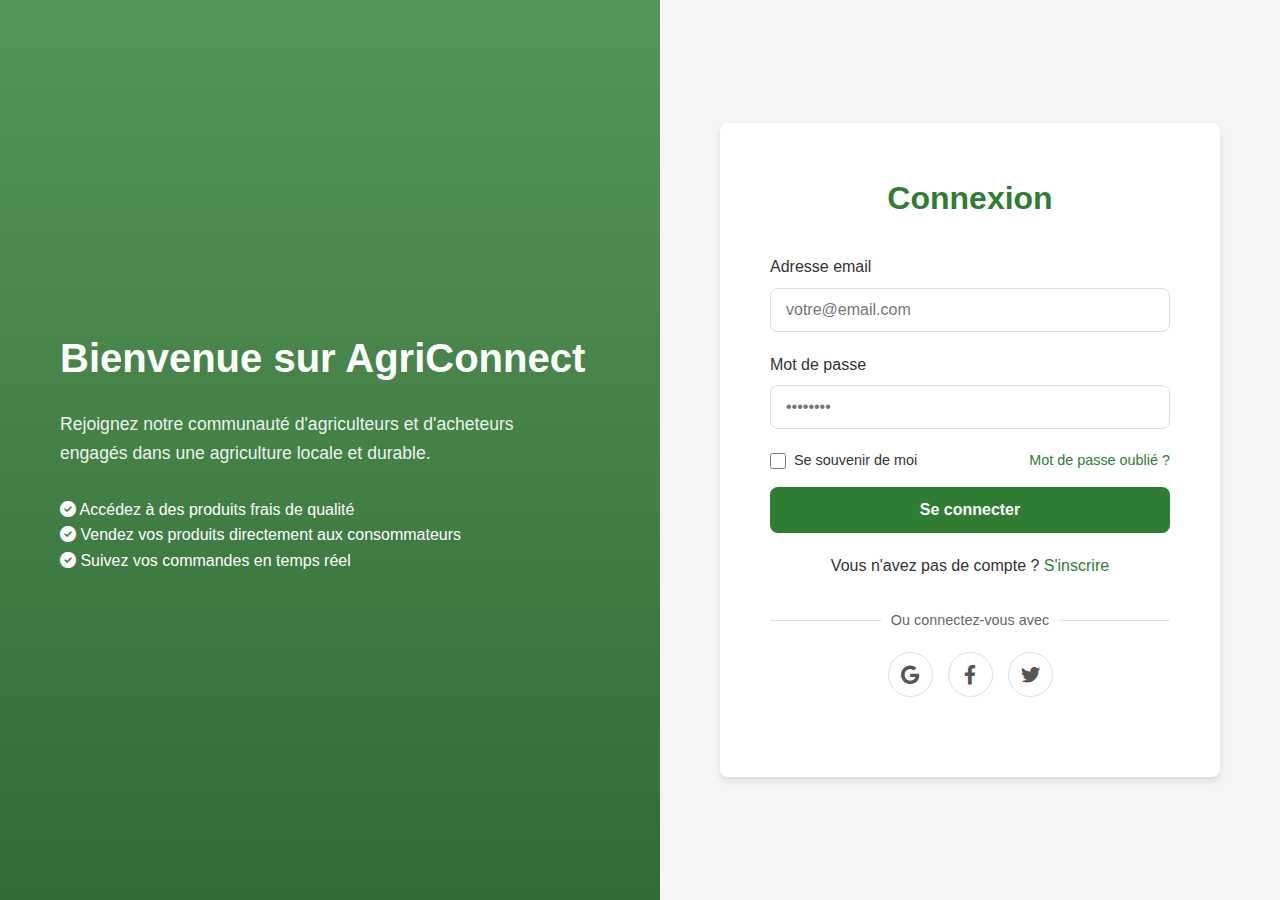
<file: connexion.html>
<!DOCTYPE html>
<html lang="fr">
<head>
    <meta charset="UTF-8">
    <meta name="viewport" content="width=device-width, initial-scale=1.0">
    <title>Connexion - AgriConnect</title>
    <link rel="stylesheet" href="https://cdnjs.cloudflare.com/ajax/libs/font-awesome/6.0.0-beta3/css/all.min.css">
    <link rel="stylesheet" href="css/style.css">
    <style>
        .auth-container {
            display: flex;
            min-height: 100vh;
            background-color: var(--light-gray);
        }
        
        .auth-illustration {
            flex: 1;
            background: linear-gradient(rgba(46, 125, 50, 0.8), rgba(27, 94, 32, 0.9)), url('https://images.unsplash.com/photo-1500382017468-9049fed747ef?ixlib=rb-1.2.1&auto=format&fit=crop&w=1950&q=80');
            background-size: cover;
            background-position: center;
            color: white;
            padding: 60px;
            display: flex;
            flex-direction: column;
            justify-content: center;
            position: relative;
            display: none;
        }
        
        .auth-illustration h2 {
            font-size: 2.5rem;
            margin-bottom: 20px;
            position: relative;
            z-index: 2;
        }
        
        .auth-illustration p {
            font-size: 1.1rem;
            margin-bottom: 30px;
            max-width: 500px;
            position: relative;
            z-index: 2;
            opacity: 0.9;
        }
        
        .auth-form-container {
            flex: 1;
            display: flex;
            align-items: center;
            justify-content: center;
            padding: 40px;
        }
        
        .auth-form {
            background: white;
            padding: 50px;
            border-radius: var(--border-radius);
            box-shadow: var(--box-shadow);
            width: 100%;
            max-width: 500px;
        }
        
        .auth-form h1 {
            text-align: center;
            color: var(--primary-color);
            margin-bottom: 30px;
            font-size: 2rem;
        }
        
        .form-group {
            margin-bottom: 20px;
        }
        
        .form-group label {
            display: block;
            margin-bottom: 8px;
            font-weight: 500;
            color: var(--text-color);
        }
        
        .form-control {
            width: 100%;
            padding: 12px 15px;
            border: 1px solid #ddd;
            border-radius: var(--border-radius);
            font-size: 1rem;
            transition: var(--transition);
        }
        
        .form-control:focus {
            border-color: var(--primary-color);
            box-shadow: 0 0 0 3px rgba(46, 125, 50, 0.2);
            outline: none;
        }
        
        .btn-block {
            display: block;
            width: 100%;
            padding: 14px;
            font-size: 1rem;
            margin-top: 10px;
        }
        
        .auth-footer {
            text-align: center;
            margin-top: 20px;
        }
        
        .auth-footer a {
            color: var(--primary-color);
            text-decoration: none;
            font-weight: 500;
        }
        
        .auth-footer a:hover {
            text-decoration: underline;
        }
        
        .social-login {
            margin: 30px 0;
            text-align: center;
            position: relative;
        }
        
        .divider {
            display: flex;
            align-items: center;
            text-align: center;
            margin: 20px 0;
            color: var(--text-light);
            font-size: 0.9rem;
        }
        
        .divider::before,
        .divider::after {
            content: '';
            flex: 1;
            border-bottom: 1px solid #ddd;
        }
        
        .divider::before {
            margin-right: 10px;
        }
        
        .divider::after {
            margin-left: 10px;
        }
        
        .social-buttons {
            display: flex;
            gap: 15px;
            justify-content: center;
            margin-top: 20px;
        }
        
        .social-btn {
            display: flex;
            align-items: center;
            justify-content: center;
            width: 45px;
            height: 45px;
            border-radius: 50%;
            border: 1px solid #ddd;
            background: white;
            color: #555;
            font-size: 1.2rem;
            cursor: pointer;
            transition: var(--transition);
        }
        
        .social-btn:hover {
            background: #f5f5f5;
            transform: translateY(-2px);
        }
        
        .remember-forgot {
            display: flex;
            justify-content: space-between;
            align-items: center;
            margin: 15px 0;
            font-size: 0.9rem;
        }
        
        .remember-me {
            display: flex;
            align-items: center;
            gap: 8px;
        }
        
        .remember-me input[type="checkbox"] {
            width: 16px;
            height: 16px;
        }
        
        .forgot-password {
            color: var(--primary-color);
            text-decoration: none;
        }
        
        .forgot-password:hover {
            text-decoration: underline;
        }
        
        @media (min-width: 992px) {
            .auth-illustration {
                display: flex;
            }
        }
        
        @media (max-width: 768px) {
            .auth-container {
                flex-direction: column;
            }
            
            .auth-illustration {
                padding: 40px 20px;
                text-align: center;
            }
            
            .auth-illustration p {
                max-width: 100%;
            }
            
            .auth-form {
                padding: 30px 20px;
                box-shadow: none;
            }
        }
    </style>
</head>
<body>
    <div class="auth-container">
        <div class="auth-illustration">
            <h2>Bienvenue sur AgriConnect</h2>
            <p>Rejoignez notre communauté d'agriculteurs et d'acheteurs engagés dans une agriculture locale et durable.</p>
            <div class="features-list">
                <div class="feature-item">
                    <i class="fas fa-check-circle"></i> Accédez à des produits frais de qualité
                </div>
                <div class="feature-item">
                    <i class="fas fa-check-circle"></i> Vendez vos produits directement aux consommateurs
                </div>
                <div class="feature-item">
                    <i class="fas fa-check-circle"></i> Suivez vos commandes en temps réel
                </div>
            </div>
        </div>
        
        <div class="auth-form-container">
            <form class="auth-form" id="loginForm">
                <h1>Connexion</h1>
                
                <div class="form-group">
                    <label for="email">Adresse email</label>
                    <input type="email" id="email" class="form-control" placeholder="votre@email.com" required>
                </div>
                
                <div class="form-group">
                    <label for="password">Mot de passe</label>
                    <input type="password" id="password" class="form-control" placeholder="••••••••" required>
                </div>
                
                <div class="remember-forgot">
                    <label class="remember-me">
                        <input type="checkbox" id="remember"> Se souvenir de moi
                    </label>
                    <a href="mot-de-passe-oublie.html" class="forgot-password">Mot de passe oublié ?</a>
                </div>
                
                <button type="submit" class="btn btn-primary btn-block">Se connecter</button>
                
                <div class="auth-footer">
                    <p>Vous n'avez pas de compte ? <a href="inscription.html">S'inscrire</a></p>
                </div>
                
                <div class="social-login">
                    <div class="divider">Ou connectez-vous avec</div>
                    
                    <div class="social-buttons">
                        <button type="button" class="social-btn" title="Se connecter avec Google">
                            <i class="fab fa-google"></i>
                        </button>
                        <button type="button" class="social-btn" title="Se connecter avec Facebook">
                            <i class="fab fa-facebook-f"></i>
                        </button>
                        <button type="button" class="social-btn" title="Se connecter avec Twitter">
                            <i class="fab fa-twitter"></i>
                        </button>
                    </div>
                </div>
            </form>
        </div>
    </div>

    <script>
        // Form submission
        document.getElementById('loginForm').addEventListener('submit', function(e) {
            e.preventDefault();
            
            const email = document.getElementById('email').value;
            const password = document.getElementById('password').value;
            const remember = document.getElementById('remember').checked;
            
            // Basic validation
            if (!email || !password) {
                alert('Veuillez remplir tous les champs');
                return;
            }
            
            // In a real app, you would send this to your authentication API
            console.log('Login attempt with:', { email, remember });
            
            // Simulate API call
            setTimeout(() => {
                // Redirect to dashboard on success
                window.location.href = 'tableau-de-bord.html';
            }, 1000);
        });
        
        // Social login handlers
        document.querySelectorAll('.social-btn').forEach(button => {
            button.addEventListener('click', function() {
                const provider = this.querySelector('i').className.split('-').pop();
                console.log(`Logging in with ${provider}`);
                // In a real app, this would trigger OAuth flow
                alert(`Fonctionnalité de connexion avec ${provider} à implémenter`);
            });
        });
    </script>
</body>
</html>
</file>
<file: css/style.css>
/* Global Styles */
:root {
    --primary-color: #2e7d32;
    --primary-dark: #1b5e20;
    --secondary-color: #ff8f00;
    --text-color: #333;
    --text-light: #666;
    --light-gray: #f5f5f5;
    --white: #ffffff;
    --border-radius: 8px;
    --box-shadow: 0 4px 6px rgba(0, 0, 0, 0.1);
    --transition: all 0.3s ease;
}

* {
    margin: 0;
    padding: 0;
    box-sizing: border-box;
}

html {
    scroll-behavior: smooth;
}

body {
    font-family: 'Segoe UI', Tahoma, Geneva, Verdana, sans-serif;
    line-height: 1.6;
    color: var(--text-color);
    background-color: var(--white);
}

.container {
    width: 100%;
    max-width: 1200px;
    margin: 0 auto;
    padding: 0 20px;
}

section {
    padding: 80px 0;
}

.section-header {
    text-align: center;
    margin-bottom: 50px;
}

.section-header h2 {
    font-size: 2.5rem;
    color: var(--primary-color);
    margin-bottom: 15px;
}

.section-header p {
    color: var(--text-light);
    font-size: 1.1rem;
    max-width: 700px;
    margin: 0 auto;
}

/* Buttons */
.btn {
    display: inline-block;
    padding: 12px 24px;
    border-radius: var(--border-radius);
    text-decoration: none;
    font-weight: 600;
    text-align: center;
    cursor: pointer;
    transition: var(--transition);
    border: none;
    font-size: 1rem;
}

.btn-primary {
    background-color: var(--primary-color);
    color: var(--white);
}

.btn-primary:hover {
    background-color: var(--primary-dark);
    transform: translateY(-2px);
    box-shadow: var(--box-shadow);
}

.btn-outline {
    background-color: transparent;
    border: 2px solid var(--primary-color);
    color: var(--primary-color);
}

.btn-outline:hover {
    background-color: var(--primary-color);
    color: var(--white);
}

.btn-text {
    color: var(--primary-color);
    padding: 0;
    position: relative;
}

.btn-text::after {
    content: '';
    position: absolute;
    width: 0;
    height: 2px;
    bottom: -2px;
    left: 0;
    background-color: var(--primary-color);
    transition: var(--transition);
}

.btn-text:hover::after {
    width: 100%;
}

.btn-link {
    color: var(--primary-color);
    text-decoration: none;
    font-weight: 600;
    display: inline-flex;
    align-items: center;
    gap: 5px;
}

.btn-link i {
    transition: transform 0.3s ease;
}

.btn-link:hover i {
    transform: translateX(5px);
}

/* Navigation */
.navbar {
    position: fixed;
    top: 0;
    left: 0;
    width: 100%;
    background-color: var(--white);
    box-shadow: 0 2px 10px rgba(0, 0, 0, 0.1);
    z-index: 1000;
    padding: 15px 0;
}

.navbar .container {
    display: flex;
    justify-content: space-between;
    align-items: center;
}

.logo {
    font-size: 1.8rem;
    font-weight: 700;
    color: var(--primary-color);
    text-decoration: none;
}

.nav-links {
    display: flex;
    align-items: center;
    gap: 30px;
}

.nav-links a {
    color: var(--text-color);
    text-decoration: none;
    font-weight: 500;
    transition: var(--transition);
    position: relative;
}

.nav-links a:not(.btn):hover {
    color: var(--primary-color);
}

.nav-links a:not(.btn)::after {
    content: '';
    position: absolute;
    width: 0;
    height: 2px;
    bottom: -5px;
    left: 0;
    background-color: var(--primary-color);
    transition: var(--transition);
}

.nav-links a:not(.btn):hover::after {
    width: 100%;
}

.auth-buttons {
    display: flex;
    gap: 15px;
    margin-left: 20px;
}

.menu-toggle {
    display: none;
    background: none;
    border: none;
    font-size: 1.5rem;
    color: var(--primary-color);
    cursor: pointer;
}

/* Hero Section */
.hero {
    background: linear-gradient(rgba(0, 0, 0, 0.5), rgba(0, 0, 0, 0.5)), url('https://images.unsplash.com/photo-1500382017468-9049fed747ef?ixlib=rb-1.2.1&auto=format&fit=crop&w=1950&q=80');
    background-size: cover;
    background-position: center;
    color: var(--white);
    padding: 180px 0 120px;
    text-align: center;
}

.hero-content {
    max-width: 800px;
    margin: 0 auto;
}

.hero h1 {
    font-size: 3rem;
    margin-bottom: 20px;
    line-height: 1.2;
}

.hero p {
    font-size: 1.2rem;
    margin-bottom: 40px;
    opacity: 0.9;
}

.search-bar {
    display: flex;
    gap: 10px;
    max-width: 800px;
    margin: 0 auto;
    background: rgba(255, 255, 255, 0.9);
    padding: 15px;
    border-radius: var(--border-radius);
    box-shadow: var(--box-shadow);
}

.search-bar input,
.search-bar select {
    flex: 1;
    padding: 12px 15px;
    border: 1px solid #ddd;
    border-radius: var(--border-radius);
    font-size: 1rem;
}

.search-bar button {
    white-space: nowrap;
}

/* Features Section */
.features {
    background-color: var(--light-gray);
}

.features-grid {
    display: grid;
    grid-template-columns: repeat(auto-fit, minmax(300px, 1fr));
    gap: 30px;
}

.feature-card {
    background: var(--white);
    padding: 40px 30px;
    border-radius: var(--border-radius);
    text-align: center;
    transition: var(--transition);
    box-shadow: var(--box-shadow);
}

.feature-card:hover {
    transform: translateY(-10px);
}

.feature-card i {
    font-size: 3rem;
    color: var(--primary-color);
    margin-bottom: 20px;
}

.feature-card h3 {
    margin-bottom: 15px;
    color: var(--primary-color);
}

/* Products Section */
.products-grid {
    display: grid;
    grid-template-columns: repeat(auto-fill, minmax(250px, 1fr));
    gap: 25px;
}

.product-card {
    background: var(--white);
    border-radius: var(--border-radius);
    overflow: hidden;
    box-shadow: var(--box-shadow);
    transition: var(--transition);
}

.product-card:hover {
    transform: translateY(-5px);
    box-shadow: 0 10px 20px rgba(0, 0, 0, 0.1);
}

.product-image {
    height: 200px;
    overflow: hidden;
}

.product-image img {
    width: 100%;
    height: 100%;
    object-fit: cover;
    transition: var(--transition);
}

.product-card:hover .product-image img {
    transform: scale(1.05);
}

.product-info {
    padding: 20px;
}

.product-category {
    display: inline-block;
    background-color: var(--light-gray);
    color: var(--text-light);
    font-size: 0.8rem;
    padding: 3px 10px;
    border-radius: 20px;
    margin-bottom: 10px;
}

.product-title {
    font-size: 1.2rem;
    margin-bottom: 10px;
    color: var(--text-color);
}

.product-meta {
    display: flex;
    justify-content: space-between;
    align-items: center;
    margin-top: 15px;
}

.product-price {
    font-size: 1.3rem;
    font-weight: 700;
    color: var(--primary-color);
}

/* Farmers Section */
.farmers {
    background-color: var(--light-gray);
}

.farmers-grid {
    display: grid;
    grid-template-columns: repeat(auto-fill, minmax(280px, 1fr));
    gap: 30px;
}

.farmer-card {
    background: var(--white);
    border-radius: var(--border-radius);
    overflow: hidden;
    box-shadow: var(--box-shadow);
    transition: var(--transition);
    text-align: center;
}

.farmer-card:hover {
    transform: translateY(-5px);
}

.farmer-avatar {
    width: 120px;
    height: 120px;
    border-radius: 50%;
    margin: -60px auto 20px;
    border: 5px solid var(--white);
    overflow: hidden;
    box-shadow: var(--box-shadow);
}

.farmer-avatar img {
    width: 100%;
    height: 100%;
    object-fit: cover;
}

.farmer-info {
    padding: 20px;
    padding-top: 60px;
    background: var(--white);
    margin-top: -50px;
    position: relative;
    z-index: 1;
}

.farmer-name {
    font-size: 1.4rem;
    margin-bottom: 5px;
    color: var(--primary-color);
}

.farmer-location {
    color: var(--text-light);
    margin-bottom: 15px;
    display: flex;
    align-items: center;
    justify-content: center;
    gap: 5px;
}

.farmer-bio {
    margin-bottom: 20px;
    color: var(--text-color);
}

/* News Section */
.news-grid {
    display: grid;
    grid-template-columns: repeat(auto-fill, minmax(350px, 1fr));
    gap: 30px;
}

.news-card {
    background: var(--white);
    border-radius: var(--border-radius);
    overflow: hidden;
    box-shadow: var(--box-shadow);
    transition: var(--transition);
}

.news-card:hover {
    transform: translateY(-5px);
    box-shadow: 0 10px 25px rgba(0, 0, 0, 0.1);
}

.news-card img {
    width: 100%;
    height: 200px;
    object-fit: cover;
}

.news-content {
    padding: 25px;
}

.news-date {
    display: inline-block;
    color: var(--primary-color);
    font-size: 0.9rem;
    margin-bottom: 10px;
}

.news-card h3 {
    font-size: 1.3rem;
    margin-bottom: 15px;
    color: var(--text-color);
}

.news-card p {
    color: var(--text-light);
    margin-bottom: 20px;
}

/* Newsletter Section */
.newsletter {
    background: linear-gradient(135deg, var(--primary-color), var(--primary-dark));
    color: var(--white);
    text-align: center;
    padding: 80px 0;
}

.newsletter-content {
    max-width: 600px;
    margin: 0 auto;
}

.newsletter h2 {
    font-size: 2.2rem;
    margin-bottom: 15px;
}

.newsletter p {
    font-size: 1.1rem;
    margin-bottom: 30px;
    opacity: 0.9;
}

.newsletter-form {
    display: flex;
    gap: 10px;
    max-width: 500px;
    margin: 0 auto;
}

.newsletter-form input {
    flex: 1;
    padding: 15px 20px;
    border: none;
    border-radius: var(--border-radius);
    font-size: 1rem;
}

.newsletter-form button {
    white-space: nowrap;
    background-color: var(--secondary-color);
    color: var(--white);
    border: none;
    padding: 0 30px;
    font-weight: 600;
    transition: var(--transition);
}

.newsletter-form button:hover {
    background-color: #e65100;
}

/* Footer */
.footer {
    background-color: #1a1a1a;
    color: #aaa;
    padding: 80px 0 0;
}

.footer-grid {
    display: grid;
    grid-template-columns: repeat(auto-fit, minmax(250px, 1fr));
    gap: 40px;
    margin-bottom: 60px;
}

.footer-about h3 {
    color: var(--white);
    font-size: 1.8rem;
    margin-bottom: 20px;
}

.footer-about p {
    margin-bottom: 20px;
    line-height: 1.7;
}

.social-links {
    display: flex;
    gap: 15px;
}

.social-links a {
    display: flex;
    align-items: center;
    justify-content: center;
    width: 40px;
    height: 40px;
    background-color: rgba(255, 255, 255, 0.1);
    border-radius: 50%;
    color: var(--white);
    font-size: 1.1rem;
    transition: var(--transition);
}

.social-links a:hover {
    background-color: var(--primary-color);
    transform: translateY(-3px);
}

.footer-links h4,
.footer-contact h4 {
    color: var(--white);
    font-size: 1.3rem;
    margin-bottom: 25px;
    position: relative;
    padding-bottom: 10px;
}

.footer-links h4::after,
.footer-contact h4::after {
    content: '';
    position: absolute;
    left: 0;
    bottom: 0;
    width: 50px;
    height: 2px;
    background-color: var(--primary-color);
}

.footer-links ul {
    list-style: none;
}

.footer-links li {
    margin-bottom: 12px;
}

.footer-links a {
    color: #aaa;
    text-decoration: none;
    transition: var(--transition);
    display: inline-block;
}

.footer-links a:hover {
    color: var(--primary-color);
    transform: translateX(5px);
}

.footer-contact p {
    margin-bottom: 15px;
    display: flex;
    align-items: flex-start;
    gap: 10px;
}

.footer-contact i {
    color: var(--primary-color);
    margin-top: 5px;
}

.footer-bottom {
    border-top: 1px solid rgba(255, 255, 255, 0.1);
    padding: 20px 0;
    text-align: center;
    display: flex;
    flex-direction: column;
    gap: 15px;
}

.footer-legal {
    display: flex;
    justify-content: center;
    gap: 20px;
    flex-wrap: wrap;
}

.footer-legal a {
    color: #aaa;
    text-decoration: none;
    transition: var(--transition);
}

.footer-legal a:hover {
    color: var(--primary-color);
}

/* Responsive Styles */
@media (max-width: 992px) {
    .nav-links {
        position: fixed;
        top: 80px;
        left: -100%;
        width: 80%;
        height: calc(100vh - 80px);
        background-color: var(--white);
        flex-direction: column;
        align-items: flex-start;
        padding: 30px;
        box-shadow: 0 5px 10px rgba(0, 0, 0, 0.1);
        transition: var(--transition);
        z-index: 999;
    }

    .nav-links.active {
        left: 0;
    }

    .auth-buttons {
        margin-left: 0;
        margin-top: 20px;
        width: 100%;
        flex-direction: column;
        gap: 10px;
    }

    .menu-toggle {
        display: block;
    }

    .hero h1 {
        font-size: 2.5rem;
    }

    .search-bar {
        flex-direction: column;
    }

    .search-bar input,
    .search-bar select,
    .search-bar button {
        width: 100%;
    }

    .newsletter-form {
        flex-direction: column;
    }

    .newsletter-form input,
    .newsletter-form button {
        width: 100%;
    }
}

@media (max-width: 768px) {
    section {
        padding: 60px 0;
    }

    .section-header h2 {
        font-size: 2rem;
    }

    .hero {
        padding: 150px 0 100px;
    }

    .hero h1 {
        font-size: 2.2rem;
    }

    .features-grid,
    .products-grid,
    .farmers-grid,
    .news-grid {
        grid-template-columns: 1fr;
    }
}

@media (max-width: 576px) {
    .container {
        padding: 0 15px;
    }

    .section-header h2 {
        font-size: 1.8rem;
    }

    .hero h1 {
        font-size: 2rem;
    }

    .hero p {
        font-size: 1rem;
    }

    .footer-grid {
        grid-template-columns: 1fr;
        text-align: center;
    }

    .social-links {
        justify-content: center;
    }

    .footer-links h4::after,
    .footer-contact h4::after {
        left: 50%;
        transform: translateX(-50%);
    }

    .footer-contact p {
        justify-content: center;
    }
}
</file>
